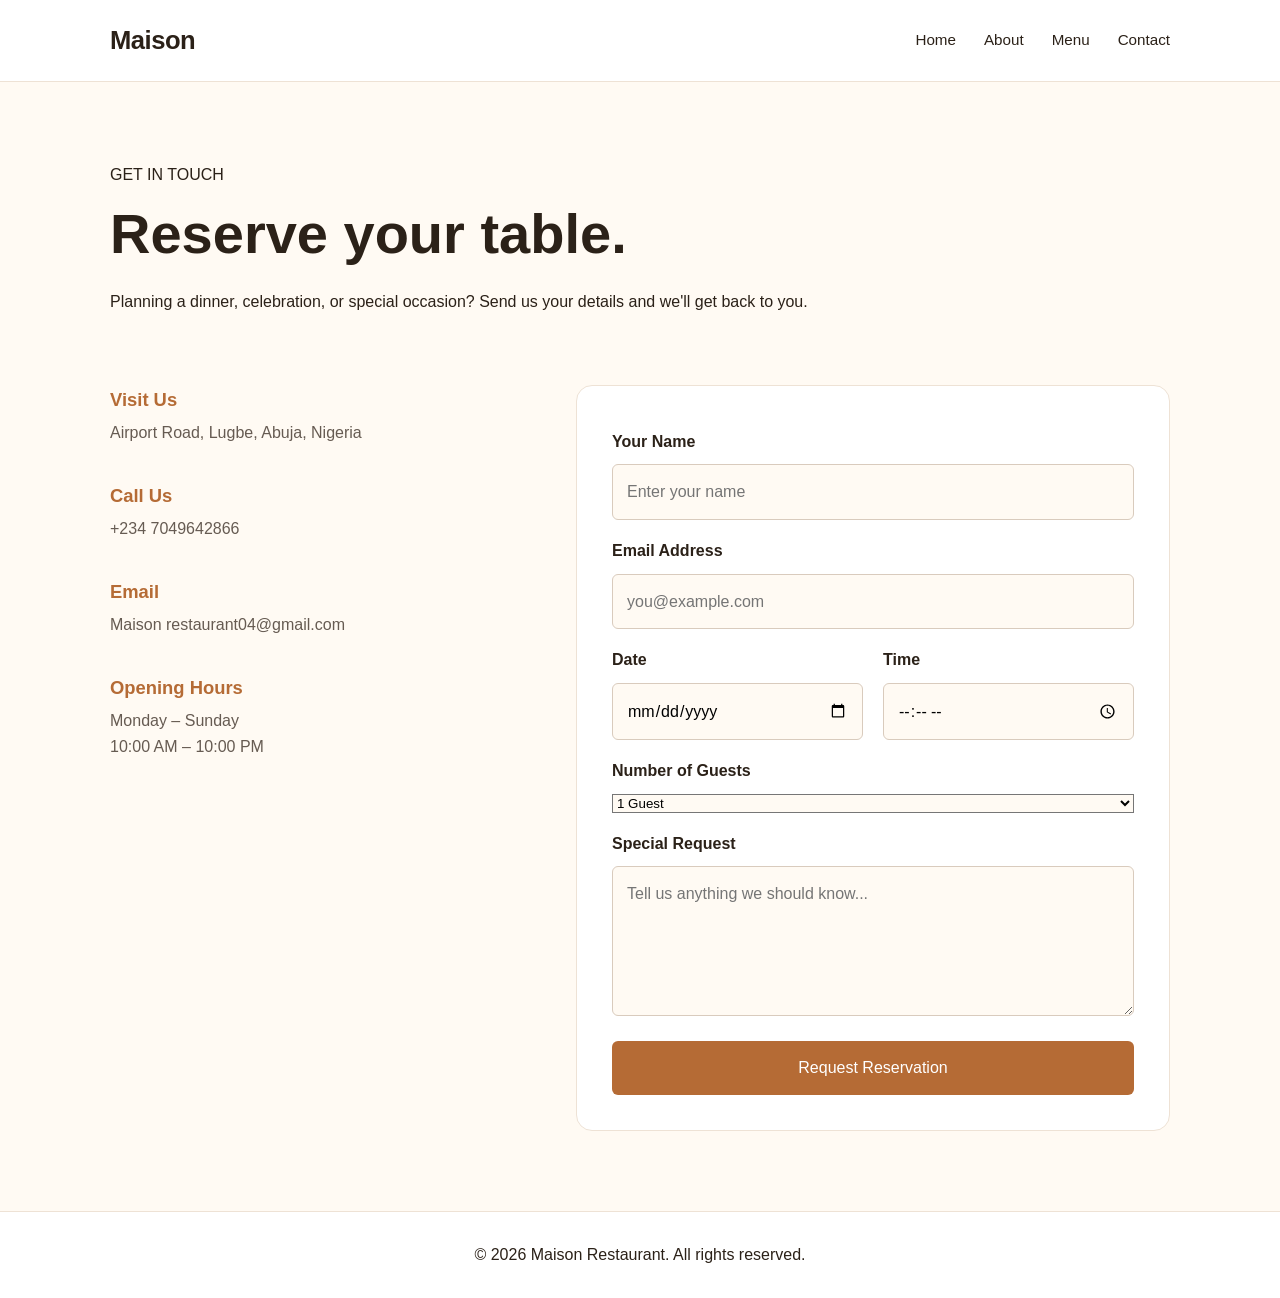
<file: contact.html>
<!DOCTYPE html>
<html lang="en">

<head>
    <meta charset="UTF-8">
    <meta name="viewport" content="width=device-width, initial-scale=1.0">
    <link rel="icon" type="image/png" href="maison-logo.png">

    <title>Contact — Maison</title>

    <link rel="stylesheet" href="style.css">
</head>

<body>

    <header>

        <nav>

    <a href="index.html">Maison</a>

    <button class="menu-toggle" aria-label="Open navigation">
        ☰
    </button>

    <div class="nav-links">
        <a href="index.html">Home</a>
        <a href="about.html">About</a>
        <a href="menu.html">Menu</a>
        <a href="contact.html">Contact</a>
    </div>

</nav> 
</header>


    <main>

        <section class="contact-page">

            <div class="contact-heading">

                <p>GET IN TOUCH</p>

                <h1>Reserve your table.</h1>

                <p>
                    Planning a dinner, celebration, or special occasion?
                    Send us your details and we'll get back to you.
                </p>

            </div>


            <div class="contact-layout">

                <div class="contact-info">

                    <div>
                        <h2>Visit Us</h2>
                        <p>Airport Road, Lugbe, Abuja, Nigeria</p>
                    </div>

                    <div>
                        <h2>Call Us</h2>
                        <p>+234 7049642866</p>
                    </div>

                    <div>
                        <h2>Email</h2>
                        <p>Maison restaurant04@gmail.com</p>
                    </div>

                    <div>
                        <h2>Opening Hours</h2>
                        <p>Monday – Sunday</p>
                        <p>10:00 AM – 10:00 PM</p>
                    </div>

                </div>


                <form class="reservation-form">

                    <label for="name">Your Name</label>
                    <input
                        type="text"
                        id="name"
                        name="name"
                        placeholder="Enter your name"
                        required>


                    <label for="email">Email Address</label>
                    <input
                        type="email"
                        id="email"
                        name="email"
                        placeholder="you@example.com"
                        required>


                    <div class="form-row">

                        <div>
                            <label for="date">Date</label>
                            <input
                                type="date"
                                id="date"
                                name="date"
                                required>
                        </div>

                        <div>
                            <label for="time">Time</label>
                            <input
                                type="time"
                                id="time"
                                name="time"
                                required>
                        </div>

                    </div>


                    <label for="guests">Number of Guests</label>

                    <select id="guests" name="guests">

                        <option value="1">1 Guest</option>
                        <option value="2">2 Guests</option>
                        <option value="3">3 Guests</option>
                        <option value="4">4 Guests</option>
                        <option value="5">5 Guests</option>
                        <option value="6">6+ Guests</option>

                    </select>


                    <label for="message">Special Request</label>

                    <textarea
                        id="message"
                        name="message"
                        placeholder="Tell us anything we should know..."></textarea>


                    <button type="submit">
                        Request Reservation
                    </button>

                </form>

            </div>

        </section>

    </main>


    <footer>

        <p>&copy; 2026 Maison Restaurant. All rights reserved.</p>

    </footer>


    <script src="scripts.js"></script>

</body>

</html>
</file>
<file: style.css>
/* =========================
       GLOBAL STYLES
    ========================= */
    
    * {
        margin: 0;
        padding: 0;
        box-sizing: border-box;
    }
    
    body {
        font-family: Arial, sans-serif;
        background: #fffaf3;
        color: #2b2118;
        line-height: 1.6;
    }
    
    a {
        text-decoration: none;
        color: inherit;
    }
    
    /* =========================
       NAVIGATION
    ========================= */
    
    header {
        background: #ffffff;
        border-bottom: 1px solid #eee2d5;
        position: sticky;
        top: 0;
        z-index: 1000;
    }
    
    nav {
        max-width: 1100px;
        margin: auto;
        padding: 20px;
        display: flex;
        justify-content: space-between;
        align-items: center;
    }
    
    nav > a {
        font-size: 1.6rem;
        font-weight: 700;
        letter-spacing: -0.5px;
    }
    
    nav div {
        display: flex;
        gap: 28px;
    }
    
    nav div a {
        font-size: 0.95rem;
        font-weight: 500;
        transition: color 0.2s ease;
    }
    
    nav div a:hover {
        color: #b56b35;
    }
    nav div a.active {
        color: #b56b35;
        font-weight: 700;
    }
    
    /* =========================
       MAIN CONTENT
    ========================= */
    
    main {
        max-width: 1100px;
        margin: auto;
        padding: 80px 20px;
    }
    
    section {
        max-width: 900px;
    }
    
    section > p:first-child {
        color: #b56b35;
        font-weight: bold;
        letter-spacing: 2px;
    }
    
    h1 {
        font-size: 3.5rem;
        line-height: 1.1;
        margin: 15px 0 25px;
    }
    
    h2 {
        margin-bottom: 10px;
    }
    
    h3 {
        margin-top: 25px;
    }
    
    section > p {
        max-width: 650px;
    }
    
    
    /* =========================
       BUTTONS
    ========================= */
    
    section > a {
        display: inline-block;
        margin-top: 30px;
        margin-right: 12px;
        padding: 12px 22px;
        border-radius: 6px;
        background: #b56b35;
        color: white;
    }
    
    section > a:hover {
        background: #945326;
    }
    
    
    /* =========================
       MENU
    ========================= */
    
    
    article {
        background: white;
        padding: 25px;
        border: 1px solid #eee2d5;
        border-radius: 12px;
    }
    
    
    /* =========================
       CONTACT FORM
    ========================= */
    
    form {
        margin-top: 40px;
        max-width: 600px;
        display: flex;
        flex-direction: column;
        gap: 10px;
    }
    
    input,
    textarea {
        width: 100%;
        padding: 14px;
        border: 1px solid #d9cbbd;
        border-radius: 6px;
        font: inherit;
    }
    
    textarea {
        min-height: 150px;
        resize: vertical;
    }
    
    button {
        margin-top: 10px;
        padding: 14px;
        border: none;
        border-radius: 6px;
        background: #b56b35;
        color: white;
        font: inherit;
        cursor: pointer;
    }
    
    button:hover {
        background: #945326;
    }
    
    
    /* =========================
       FOOTER
    ========================= */
    
    footer {
        padding: 30px 20px;
        text-align: center;
        background: #ffffff;
        border-top: 1px solid #eee2d5;
    }
    
    
    /* =========================
       MOBILE
    ========================= */
    
    @media (max-width: 700px) {
        .menu-item {
        flex-direction: column;
        gap: 8px;
    }
    
    .menu-category {
        margin-top: 45px;
    }
    
        nav {
            flex-direction: column;
            gap: 15px;
        }
    
        nav div {
            gap: 15px;
            flex-wrap: wrap;
            justify-content: center;
        }
    
        h1 {
            font-size: 2.5rem;
        }
        .hero {
        grid-template-columns: 1fr;
        gap: 35px;
        min-height: auto;
    }
    
    .hero-content h1 {
        font-size: 3rem;
    }
    
    .hero-image img {
        height: 350px;
    }
    
    .features {
        grid-template-columns: 1fr;
        margin-top: 60px;
    }
    
        main section > div {
            grid-template-columns: 1fr;
        }
    }
    /* =========================
       HOME HERO
    ========================= */
    
    .hero {
        max-width: 1100px;
        min-height: 650px;
        margin: auto;
        display: grid;
        grid-template-columns: 0.9fr 1.1fr;
        gap: 60px;
        align-items: center;
    }
    
    .hero-content {
        max-width: 550px;
    }
    
    .hero-content > p:first-child {
        color: #b56b35;
        font-size: 0.85rem;
        font-weight: 700;
        letter-spacing: 3px;
    }
    
    .hero-content h1 {
        font-size: 4.5rem;
        line-height: 1;
        margin: 18px 0 25px;
    }
    
    .hero-content h1 + p {
        color: #665b52;
        font-size: 1.05rem;
        max-width: 500px;
    }
    
    .hero-buttons {
        margin-top: 35px;
    }
    
    .hero-buttons a {
        display: inline-block;
        margin-right: 12px;
        padding: 13px 24px;
        border-radius: 6px;
        background: #b56b35;
        color: white;
        transition: 0.2s ease;
    }
    
    .hero-buttons a:hover {
        background: #945326;
        transform: translateY(-2px);
    }
    
    .hero-image img {
        width: 100%;
        height: 520px;
        object-fit: cover;
        border-radius: 24px;
        display: block;
    }
    /* =========================
       HOME FEATURE CARDS
    ========================= */
    
    .features {
        max-width: 1100px;
        margin: 100px auto 0;
        display: grid;
        grid-template-columns: repeat(3, 1fr);
        gap: 25px;
    }
    
    .feature-card {
        padding: 30px;
        background: #ffffff;
        border: 1px solid #eee2d5;
        border-radius: 14px;
        transition: transform 0.2s ease, box-shadow 0.2s ease;
    }
    
    .feature-card:hover {
        transform: translateY(-5px);
        box-shadow: 0 12px 30px rgba(43, 33, 24, 0.08);
    }
    
    .feature-card h2 {
        margin-bottom: 12px;
    }
    
    .feature-card p {
        color: #665b52;
    };
/* =========================
   MENU PAGE
========================= */

.menu-page {
    width: 100%;
    max-width: 900px;
    margin: 0 auto;
}

.menu-intro {
    color: #665b52;
    max-width: 600px;
}

.menu-category {
    margin-top: 65px;
}

.menu-category {
    display: flex;
    flex-direction: column;
    gap: 0;
    margin-top: 65px;
}

/* =========================
   MENU CARDS
========================= */

.menu-item {
    display: grid;
    grid-template-columns: 220px 1fr;
    gap: 25px;
    align-items: center;

    margin-bottom: 25px;
    padding: 0;

    background: #ffffff;
    border: 1px solid #eee2d5;
    border-radius: 16px;

    overflow: hidden;

    transition: transform 0.2s ease, box-shadow 0.2s ease;
}

.menu-item:hover {
    transform: translateY(-3px);
    box-shadow: 0 10px 25px rgba(43, 33, 24, 0.08);
}


/* =========================
   MENU IMAGE
========================= */

.menu-item > img {
    width: 220px;
    height: 180px;
    object-fit: cover;
    display: block;
}


/* =========================
   MENU TEXT
========================= */

.menu-item-content {
    padding: 20px 25px 20px 0;
}

.menu-item h3 {
    margin: 0 0 8px;
    font-size: 1.2rem;
}

.menu-item p {
    color: #665b52;
    max-width: 600px;
    margin-bottom: 12px;
}

.menu-item strong {
    color: #b56b35;
    font-size: 1rem;
}


/* =========================
   MENU MOBILE
========================= */

@media (max-width: 700px) {

    .menu-item {
        grid-template-columns: 1fr;
        gap: 0;
    }

    .menu-item > img {
        width: 100%;
        height: 220px;
    }

    .menu-item-content {
        padding: 20px;
    }

}
    /* =========================
       ABOUT PAGE
    ========================= */
    
    .about-page {
        max-width: 1100px;
        margin: auto;
    }
    
    .about-intro {
        max-width: 700px;
        margin-bottom: 70px;
    }
    
    .about-grid {
        display: grid;
        grid-template-columns: 1fr 1fr;
        gap: 60px;
        align-items: center;
    }
    
    .about-image img {
        width: 100%;
        height: 500px;
        object-fit: cover;
        border-radius: 20px;
        display: block;
    }
    
    .about-content h2 {
        font-size: 2rem;
        margin-bottom: 20px;
    }
    
    .about-content p {
        color: #665b52;
        margin-bottom: 18px;
    }
    
    .about-values {
        margin-top: 100px;
        display: grid;
        grid-template-columns: repeat(3, 1fr);
        gap: 25px;
    }
    
    .about-values > div {
        padding: 30px;
        background: #ffffff;
        border: 1px solid #eee2d5;
        border-radius: 14px;
    }
    
    .about-values h2 {
        color: #b56b35;
        font-size: 1.4rem;
    }
    
    .about-values h3 {
        margin-top: 10px;
        margin-bottom: 8px;
    }
    
    .about-values p {
        color: #665b52;
    }
    .about-intro {
    max-width: 700px;
    margin-bottom: 70px;
}

.about-intro > p:first-child {
    color: #b56b35;
    font-size: 0.8rem;
    font-weight: 700;
    letter-spacing: 3px;
    text-transform: uppercase;
    margin-bottom: 15px;
}
.about-intro h1 {
    font-size: 3.2rem;
    line-height: 1.1;
    margin-bottom: 25px;
    max-width: 650px;
}
.about-intro > p:last-child {
    color: #665b52;
    font-size: 1.05rem;
    line-height: 1.8;
    max-width: 620px;
}

.about-grid {
    display: grid;
    grid-template-columns: 1fr 1fr;
    gap: 60px;
    align-items: center;
}
    
    
    /* =========================
   ABOUT MOBILE
========================= */

@media (max-width: 700px) {

    .about-page {
        width: 100%;
    }

    .about-intro {
        display: block;
        max-width: 100%;
        margin-bottom: 50px;
    }

    .about-intro > p:first-child {
        margin-bottom: 12px;
    }

    .about-intro h1 {
        font-size: 2.5rem;
        line-height: 1.1;
        max-width: 100%;
        margin-bottom: 20px;
    }

    .about-intro > p:last-child {
        max-width: 100%;
        font-size: 1rem;
        line-height: 1.7;
    }

    .about-grid {
        grid-template-columns: 1fr;
        gap: 30px;
    }

    .about-image img {
        height: 380px;
    }

    .about-values {
        grid-template-columns: 1fr;
        gap: 18px;
        margin-top: 60px;
    }

    .about-values > div {
        padding: 25px;
    }

}
    /* =========================
       CONTACT PAGE
    ========================= */
    
    .contact-page {
        max-width: 1100px;
        margin: auto;
    }
    
    .contact-heading {
        max-width: 700px;
        margin-bottom: 70px;
    }
    
    .contact-layout {
        display: grid;
        grid-template-columns: 0.8fr 1.2fr;
        gap: 70px;
        align-items: start;
    }
    
    .contact-info {
        display: flex;
        flex-direction: column;
        gap: 35px;
    }
    
    .contact-info h2 {
        color: #b56b35;
        font-size: 1.15rem;
        margin-bottom: 6px;
    }
    
    .contact-info p {
        color: #665b52;
    }
    
    .reservation-form {
        margin-top: 0;
        max-width: none;
        padding: 35px;
        background: #ffffff;
        border: 1px solid #eee2d5;
        border-radius: 16px;
    }
    
    .reservation-form label {
        font-weight: 600;
        margin-top: 8px;
    }
    
    .reservation-form input,
    .reservation-form textarea,
    .reservation-form select {
        background: #fffaf3;
    }
    
    .form-row {
        display: grid;
        grid-template-columns: 1fr 1fr;
        gap: 20px;
    }
    
    .form-row div {
        display: flex;
        flex-direction: column;
        gap: 10px;
    }
    
    .reservation-form button {
        margin-top: 15px;
    }
    
    
    /* =========================
       CONTACT MOBILE
    ========================= */
    
    @media (max-width: 700px) {
    
        .contact-layout {
            grid-template-columns: 1fr;
            gap: 50px;
        }
    
        .reservation-form {
            padding: 25px;
        }
    
        .form-row {
            grid-template-columns: 1fr;
        }
    
    }
    /* =========================
       MOBILE NAVIGATION
    ========================= */
    
    .menu-toggle {
        display: none;
        background: transparent;
        color: #2b2118;
        border: none;
        font-size: 1.7rem;
        cursor: pointer;
        padding: 5px;
    }
    
    @media (max-width: 700px) {
        nav {
    position: relative;
    flex-direction: row;
    flex-wrap: wrap;
}

.menu-toggle {
    display: none;
}

.nav-links {
    display: flex;
    position: static;
    flex-direction: row;
    flex-wrap: wrap;
    justify-content: center;
    gap: 15px;
    padding: 10px 0;
    background: transparent;
    border: none;
}
    
        
            .hero {
            grid-template-columns: 1fr;
            min-height: auto;
            gap: 35px;
            padding: 40px 15px;
        }
    
        .hero-content {
            max-width: 100%;
        }
    
        .hero-image img {
            height: 400px;
        }
    
        .features {
            grid-template-columns: 1fr;
            margin: 50px 15px 0;
        }
    
        .featured-menu-grid {
            grid-template-columns: 1fr;
        }
    
    }
    /* =========================
       FEATURED MENU
    ========================= */
    
    .featured-menu {
        margin-top: 80px;
    }
    
    .featured-menu-grid {
        margin-top: 35px;
        display: grid;
        grid-template-columns: repeat(3, 1fr);
        gap: 25px;
    }
    
    .featured-menu-grid article {
        overflow: hidden;
        padding: 0 0 25px;
    }
    
    .featured-menu-grid article img {
        width: 100%;
        height: 220px;
        object-fit: cover;
        display: block;
    }
    
    .featured-menu-grid article h3,
    .featured-menu-grid article p,
    .featured-menu-grid article strong {
        margin-left: 25px;
        margin-right: 25px;
    }
    
    .featured-menu-grid article h3 {
        margin-top: 20px;
    }
    
    .featured-menu-grid article p {
        margin-top: 8px;
    }
    
    .featured-menu-grid article strong {
        display: block;
        margin-top: 10px;
    }
    
    .featured-menu-link {
        display: inline-block;
        margin-top: 30px;
    }
    /* =========================
       MOBILE HERO FIX
    ========================= */
    
    @media (max-width: 1000px) {
    
        .hero {
            grid-template-columns: 1fr;
        }
    
        .hero-image {
            width: 100%;
            margin-top: 35px;
        }
    
        .hero-image img {
            width: 100%;
            height: 320px;
            object-fit: cover;
            border-radius: 14px;
            display: block;
        }
    
    }
    /* =========================
   MENU CENTER FIX
========================= */

main > .menu-page {
    width: 100%;
    max-width: 900px;
    margin-left: auto;
    margin-right: auto;
}

.menu-page > .menu-category {
    width: 100%;
    display: flex;
    flex-direction: column;
    margin-top: 65px;
    gap: 0;
}

.menu-page .menu-item {
    width: 100%;
}
/* =========================
   MENU MOBILE LAYOUT FIX
========================= */

@media (max-width: 1000px) {

    .menu-page {
        width: 100%;
        max-width: 900px;
        margin: 0 auto;
    }

    .menu-item {
        display: grid;
        grid-template-columns: 1fr;
        gap: 0;
        width: 100%;
    }

    .menu-item > img {
    width: 100%;
    height: 240px;
    object-fit: cover;
}

    .menu-item-content {
        padding: 25px;
    }

    .menu-item h3 {
        font-size: 1.5rem;
    }

    .menu-item p {
        font-size: 1rem;
    }

   
/* =========================
   MENU CARD FINAL LAYOUT
========================= */

.menu-page {
    width: 100%;
    max-width: 900px;
    margin: 0 auto;
}

.menu-category {
    width: 100%;
}

.menu-item {
    width: 100%;
    max-width: 900px;
    margin: 0 auto 25px;

    display: flex;
    flex-direction: column;

    gap: 0;
    padding: 0;
}

.menu-item > img {
    width: 100%;
    height: 400px;
    object-fit: cover;
    display: block;
}

.menu-item-content {
    width: 100%;
    padding: 30px 40px;
}
/* =========================
   LOGIN PAGE
========================= */
.login-page {
    min-height: 100vh;
    display: flex;
    justify-content: center;
    align-items: center;
    padding: 70px 20px;
    background: #fffaf3;
    box-sizing: border-box;
}
.login-card {
    width: 100%;
    max-width: 460px;
    box-sizing: border-box;
    background: #ffffff;
    padding: 45px;
    border: 1px solid #eee2d5;
    border-radius: 24px;
    box-shadow: 0 20px 50px rgba(43, 33, 24, 0.08);
}

.login-logo {
    display: block;
    text-align: center;
    margin-bottom: 30px;
}

.login-logo img {
    width: 110px;
    height: 110px;
    object-fit: contain;
    border-radius: 20px;
}

.login-heading {
    text-align: center;
    margin-bottom: 30px;
}

.login-heading span {
    display: block;
    margin-bottom: 10px;
    color: #b56b35;
    font-size: 12px;
    font-weight: 700;
    letter-spacing: 3px;
}

.login-heading h1 {
    margin: 0 0 10px;
    color: #2b2118;
    font-size: 32px;
}

.login-heading p {
    margin: 0;
    color: #75695f;
    font-size: 14px;
}

.login-form {
    display: flex;
    flex-direction: column;
    gap: 20px;
}

.form-group {
    display: flex;
    flex-direction: column;
    gap: 8px;
}

.form-group label {
    color: #2b2118;
    font-size: 14px;
    font-weight: 600;
}

.form-group input {
    width: 100%;
    box-sizing: border-box;
    padding: 14px 16px;
    border: 1px solid #ddd0c3;
    border-radius: 10px;
    background: #fffaf3;
    color: #2b2118;
    font-size: 15px;
    outline: none;
}

.form-group input:focus {
    border-color: #b56b35;
    box-shadow: 0 0 0 3px rgba(181, 107, 53, 0.12);
}

.login-options {
    display: flex;
    justify-content: space-between;
    align-items: center;
    gap: 15px;
    font-size: 13px;
}

.remember-me {
    display: flex;
    align-items: center;
    gap: 7px;
    color: #75695f;
}

.forgot-password {
    color: #b56b35;
    text-decoration: none;
}

.login-button {
    width: 100%;
    padding: 15px;
    border: none;
    border-radius: 10px;
    background: #b56b35;
    color: #ffffff;
    font-size: 15px;
    font-weight: 600;
    cursor: pointer;
}

.login-button:hover {
    background: #985626;
}

.login-divider {
    display: flex;
    align-items: center;
    gap: 15px;
    margin: 28px 0;
    color: #9a8d82;
    font-size: 13px;
}

.login-divider::before,
.login-divider::after {
    content: "";
    flex: 1;
    height: 1px;
    background: #eee2d5;
}

.login-divider span {
    flex-shrink: 0;
}

.create-account {
    margin: 0;
    text-align: center;
    color: #75695f;
    font-size: 14px;
}

.create-account a {
    color: #b56b35;
    font-weight: 600;
    text-decoration: none;
}

.back-home {
    display: block;
    margin-top: 25px;
    text-align: center;
    color: #2b2118;
    font-size: 13px;
    text-decoration: none;
}

/* LOGIN MOBILE */
@media (max-width: 600px) {

    .login-page {
        padding: 30px 15px;
    }
    .login-card {
        padding: 30px 22px;
        border-radius: 20px;
    }

    .login-heading h1 {
        font-size: 27px;
    }

    .login-options {
        font-size: 12px;
    }
}
.password-wrapper {
    position: relative;
}

.password-wrapper input {
    padding-right: 50px;
}
.password-toggle {
    position: absolute;
    right: 14px;
    top: 50%;
    transform: translateY(-50%);
    border: none;
    background: transparent;
    padding: 0;
    cursor: pointer;
    font-size: 18px;
}
</file>
